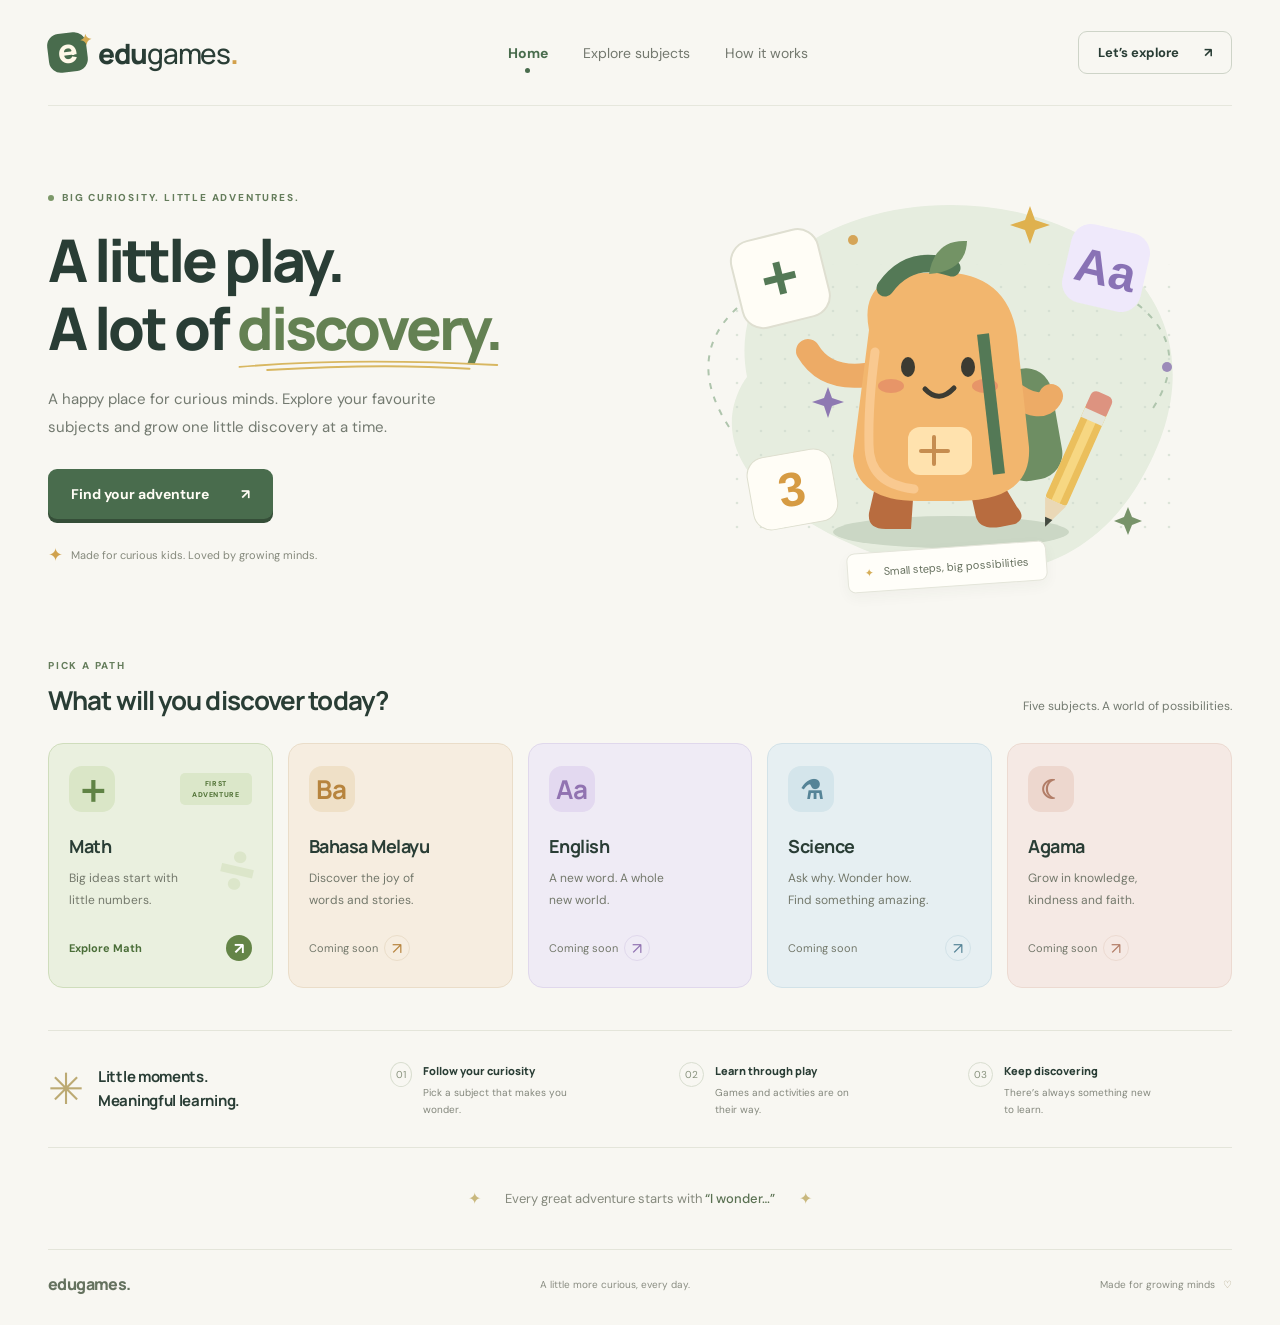
<file: index.html>
<!doctype html>
<html lang="en">
<head>
  <meta charset="UTF-8">
  <meta name="viewport" content="width=device-width, initial-scale=1">
  <meta name="theme-color" content="#f8f7f2">
  <meta name="description" content="A little play. A lot of discovery. Explore Math, Bahasa Melayu, English, Science and Agama with EduGames.">
  <title>EduGames — Little adventures, big discoveries</title>
  <link rel="stylesheet" href="css/index.css">
  <script src="js/index.js" defer></script>
</head>
<body>
  <a class="skip-link" href="#subjects">Skip to subjects</a>
  <header class="header wrap">
    <a href="#" class="brand" aria-label="EduGames home"><span class="brand-icon">e<span>✦</span></span><span>edu<span class="brand-light">games</span><span class="brand-dot">.</span></span></a>
    <nav aria-label="Main navigation"><a class="active" href="#">Home</a><a href="#subjects">Explore subjects</a><a href="#how-it-works">How it works</a></nav>
    <a class="header-cta" href="#subjects">Let’s explore <span aria-hidden="true">↗</span></a>
  </header>
  <main class="wrap">
    <section class="hero" aria-labelledby="hero-heading">
      <div class="hero-copy"><div class="eyebrow"><span></span> BIG CURIOSITY. LITTLE ADVENTURES.</div><h1 id="hero-heading">A little play.<br>A lot of <span class="discover">discovery.<svg viewBox="0 0 420 20" aria-hidden="true"><path d="M4 13 Q180 -2 414 10 M48 18 Q230 7 370 16"/></svg></span></h1><p>A happy place for curious minds. Explore your favourite subjects and grow one little discovery at a time.</p><a class="button primary" href="#subjects">Find your adventure <span aria-hidden="true">↗</span></a><div class="hero-note"><span class="tiny-star">✦</span> Made for curious kids. Loved by growing minds.</div></div>
      <div class="hero-art" role="img" aria-label="A cheerful orange explorer with a backpack surrounded by numbers, stars and a pencil">
        <svg viewBox="0 0 570 430" xmlns="http://www.w3.org/2000/svg">
          <defs><pattern id="dots" width="24" height="24" patternUnits="userSpaceOnUse"><circle cx="3" cy="3" r="1.3" fill="#cdd9cc"/></pattern></defs>
          <path d="M85 213C60 80 224 19 355 48S557 186 477 319 242 419 135 351 85 213 85 213" fill="#e6eddf"/><path d="M65 100h445v265H65z" fill="url(#dots)" opacity=".65"/>
          <path d="M67 263Q14 181 97 127M464 132q73 48 23 118" fill="none" stroke="#afc5ad" stroke-width="2" stroke-dasharray="6 8"/>
          <g transform="translate(74 70) rotate(-14 45 45)"><rect width="89" height="89" rx="21" fill="#fffdf6" stroke="#dfdfd1" stroke-width="2"/><text x="44" y="65" text-anchor="middle" fill="#547956" font-size="64" font-weight="700" font-family="Arial">+</text></g>
          <g transform="translate(404 64) rotate(13 40 40)"><rect width="80" height="80" rx="20" fill="#efe9fb"/><text x="40" y="58" text-anchor="middle" fill="#8972b5" font-size="48" font-weight="700" font-family="Arial">Aa</text></g>
          <ellipse cx="289" cy="368" rx="118" ry="16" fill="#cbd7c5"/>
          <rect x="324" y="211" width="62" height="112" rx="26" fill="#6e8e63" transform="rotate(-10 324 211)"/><path d="M216 310l-9 39q-2 17 19 16h23l4-59m51 2 10 45q4 13 24 10l15-3q12-6 2-17l-24-40" fill="#b86c3f"/>
          <path d="M204 211q-41 5-58-24" fill="none" stroke="#edab66" stroke-width="24" stroke-linecap="round"/><path d="M346 226q34 25 43 6" fill="none" stroke="#edab66" stroke-width="24" stroke-linecap="round"/>
          <path d="M207 166Q196 110 263 109q82-8 92 63l12 111q3 53-70 54h-41q-62 0-65-45z" fill="#f2b66e"/><path d="M213 188q-7 53-6 93 0 39 45 44" fill="none" stroke="#f9c990" stroke-width="9" stroke-linecap="round"/>
          <path d="M223 124q25-35 67-20" fill="none" stroke="#547956" stroke-width="17" stroke-linecap="round"/><path d="M267 110q6-35 38-33-1 30-38 33" fill="#739365"/>
          <ellipse cx="246" cy="203" rx="7" ry="10" fill="#3c3b32"/><ellipse cx="306" cy="203" rx="7" ry="10" fill="#3c3b32"/><path d="M263 225q14 15 29-1" fill="none" stroke="#3c3b32" stroke-width="5" stroke-linecap="round"/><ellipse cx="229" cy="222" rx="13" ry="7" fill="#e79568"/><ellipse cx="323" cy="222" rx="13" ry="7" fill="#e79568"/>
          <path d="M321 170l16 140" stroke="#547956" stroke-width="12"/><rect x="246" y="263" width="64" height="48" rx="12" fill="#ffe2ae"/><path d="M272 273v27m-13-13h27" stroke="#c68d50" stroke-width="4" stroke-linecap="round"/>
          <g transform="translate(425 239) rotate(24)"><rect width="23" height="103" rx="3" fill="#ebbf5c"/><path d="M7 0h9v103H7z" fill="#f7d782"/><path d="M0 103l12 27 11-27" fill="#ead8b6"/><path d="M8 121l4 9 4-9" fill="#424a40"/><rect y="-15" width="23" height="23" rx="6" fill="#dd9380"/><path d="M0 5h23v10H0z" fill="#e4e7dc"/></g>
          <g transform="translate(88 289) rotate(-10 42 37)"><rect width="85" height="73" rx="18" fill="#fffdf6" stroke="#dedfcf"/><text x="42" y="53" text-anchor="middle" fill="#d69b43" font-size="48" font-weight="700" font-family="Arial">3</text></g>
          <path d="m368 42 5 14 15 5-15 5-5 14-5-14-15-5 15-5z" fill="#dfb14e"/><path d="m166 223 4 11 12 4-12 4-4 12-4-12-12-4 12-4z" fill="#8e79b2"/><path d="m466 343 4 10 10 4-10 4-4 10-4-10-10-4 10-4z" fill="#78936a"/>
          <circle cx="191" cy="76" r="5" fill="#d5a558"/><circle cx="505" cy="203" r="5" fill="#9c8bb9"/>
        </svg>
        <div class="art-label"><span>✦</span> Small steps, big possibilities</div>
      </div>
    </section>
    <section class="subjects" id="subjects" aria-labelledby="subjects-heading">
      <div class="section-heading"><div><div class="eyebrow">PICK A PATH</div><h2 id="subjects-heading">What will you discover today?</h2></div><p>Five subjects. A world of possibilities.</p></div>
      <div class="subject-grid">
        <a class="subject math" href="mathematics.html"><span class="card-top"><span class="subject-icon" aria-hidden="true">＋</span><span class="badge">FIRST ADVENTURE</span></span><h3>Math</h3><span class="subject-description">Big ideas start with<br>little numbers.</span><span class="card-bottom"><span>Explore Math</span><span class="round-arrow" aria-hidden="true">↗</span></span><span class="card-doodle" aria-hidden="true">÷</span></a>
        <button class="subject malay" data-subject="malay"><span class="card-top"><span class="subject-icon" aria-hidden="true">Ba</span></span><h3>Bahasa Melayu</h3><span class="subject-description">Discover the joy of<br>words and stories.</span><span class="card-bottom"><span>Coming soon</span><span class="round-arrow" aria-hidden="true">↗</span></span></button>
        <button class="subject english" data-subject="english"><span class="card-top"><span class="subject-icon" aria-hidden="true">Aa</span></span><h3>English</h3><span class="subject-description">A new word. A whole<br>new world.</span><span class="card-bottom"><span>Coming soon</span><span class="round-arrow" aria-hidden="true">↗</span></span></button>
        <a class="subject science" href="science.html"><span class="card-top"><span class="subject-icon" aria-hidden="true">⚗</span></span><h3>Science</h3><span class="subject-description">Ask why. Wonder how.<br>Find something amazing.</span><span class="card-bottom"><span>Coming soon</span><span class="round-arrow" aria-hidden="true">↗</span></span></a>
        <button class="subject agama" data-subject="agama"><span class="card-top"><span class="subject-icon" aria-hidden="true">☾</span></span><h3>Agama</h3><span class="subject-description">Grow in knowledge,<br>kindness and faith.</span><span class="card-bottom"><span>Coming soon</span><span class="round-arrow" aria-hidden="true">↗</span></span></button>
      </div>
    </section>
    <section class="learning-strip" id="how-it-works" aria-labelledby="how-heading"><div class="strip-intro"><span class="spark" aria-hidden="true">✳</span><h2 id="how-heading">Little moments.<br>Meaningful learning.</h2></div><div class="step"><span>01</span><div><h3>Follow your curiosity</h3><p>Pick a subject that makes you wonder.</p></div></div><div class="step"><span>02</span><div><h3>Learn through play</h3><p>Games and activities are on their way.</p></div></div><div class="step"><span>03</span><div><h3>Keep discovering</h3><p>There’s always something new to learn.</p></div></div></section>
    <section class="closing"><span aria-hidden="true">✦</span><p>Every great adventure starts with <strong>“I wonder…”</strong></p><span aria-hidden="true">✦</span></section>
  </main>
  <footer class="wrap footer"><a href="#" class="footer-brand">edugames.</a><p>A little more curious, every day.</p><span>Made for growing minds <span aria-hidden="true">♡</span></span></footer>
  <p id="subject-load-status" class="wrap" role="status" hidden></p>
  <dialog id="subject-dialog" aria-labelledby="dialog-title"><button class="close-dialog" aria-label="Close subject details">×</button><span class="dialog-icon" aria-hidden="true">＋</span><p class="eyebrow" id="dialog-status"></p><h2 id="dialog-title"></h2><p id="dialog-description"></p><h3>What’s coming</h3><ul id="dialog-topics"></ul><p class="dialog-note">We’re building this adventure. Check back for playable games!</p><button class="button primary close-action">Keep exploring <span aria-hidden="true">↗</span></button></dialog>
</body>
</html>
</file>
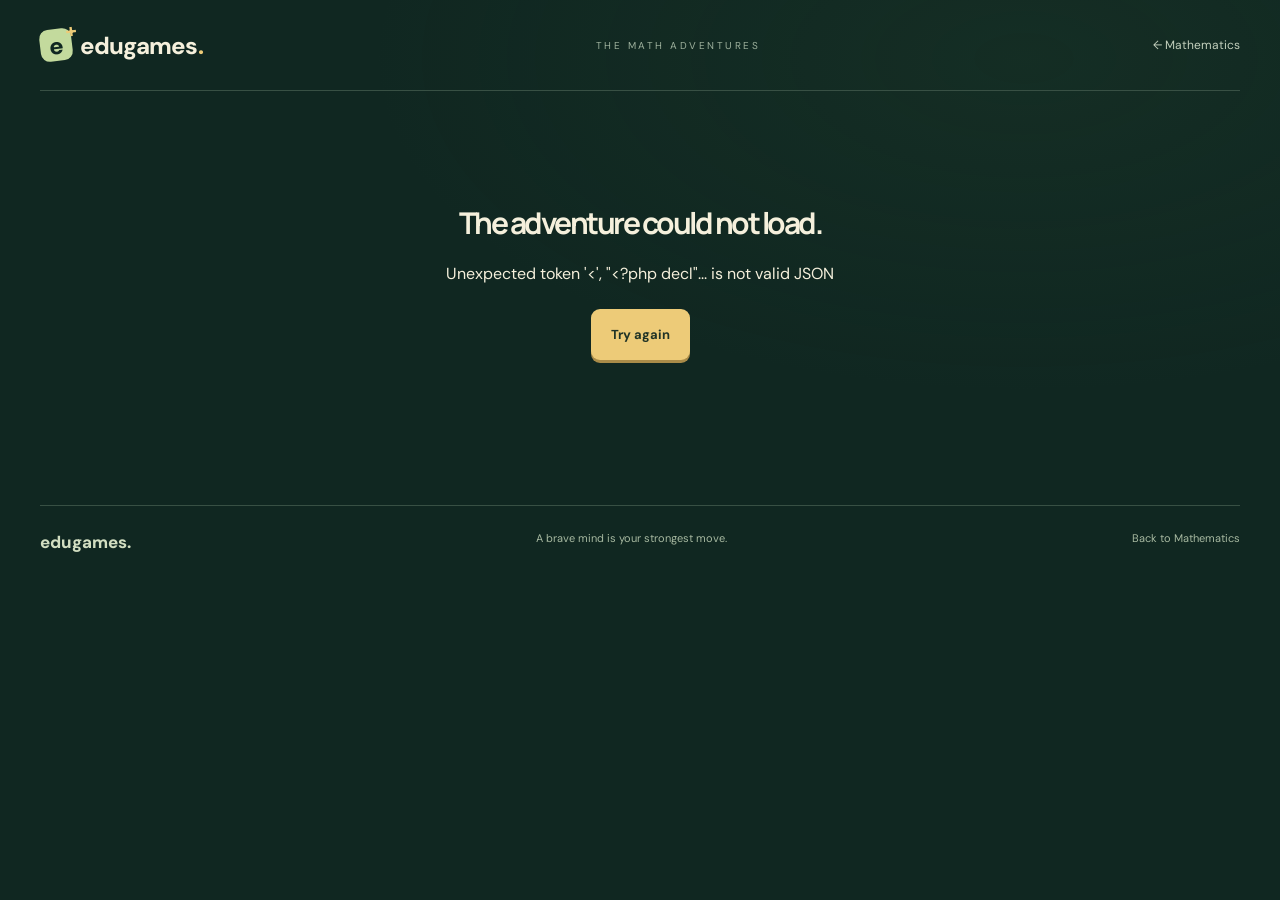
<file: educational-games/index.html>
<!doctype html>
<html lang="en">
<head>
  <meta charset="UTF-8">
  <meta name="viewport" content="width=device-width, initial-scale=1">
  <meta name="theme-color" content="#132b26">
  <meta name="description" content="Choose an animal warrior and solve Math problems to attack and automatically unleash skills across five stages.">
  <title>Wildwood Warriors | EduGames</title>
  <link rel="stylesheet" href="css/game.css?v=8f8f966368cd">
  <script src="js/engine.js?v=5a7623dabce2" defer></script>
  <script type="module" src="js/game.js?v=7cff5b0f1ca0"></script>
</head>
<body>
  <a class="skip" href="#main">Skip to game</a>
  <header class="topbar"><a class="logo" href="../index.html"><span class="logo-mark">e<span>+</span></span>edugames<span class="gold">.</span></a><span class="game-label">THE MATH ADVENTURES</span><a class="back-link" href="../mathematics.html">&larr; Mathematics</a></header>
  <main id="main">
    <div id="loading" class="loading" role="status">Gathering your warriors...</div>
    <div id="load-error" class="loading" hidden><h1>The adventure could not load.</h1><p>Check your connection and try again.</p><button id="reload" class="primary">Try again</button></div>
    <noscript><p class="loading">Enable JavaScript to play Wildwood Warriors.</p></noscript>
    <section id="selection" hidden aria-labelledby="selection-title">
      <div class="intro"><div><p class="eyebrow">A LITTLE COURAGE. A LITTLE MATH.</p><h1 id="selection-title">Small heroes.<br><span>Wild adventures.</span></h1><p class="intro-description">The Wildwood needs a champion. Choose your animal warrior and let your number skills lead the way.</p><div class="intro-tags"><span>10 warriors</span><span>5 stages</span><span>3D battles</span><span>No timer</span></div></div><div class="hero-emblem" aria-hidden="true"><span class="orbit one">+</span><span class="orbit two">&times;</span><span class="orbit three">7</span><div class="shield-emblem"><span>&#x2694;</span><strong>WILDWOOD</strong><small>WARRIORS</small></div><div class="emblem-caption">KNOWLEDGE IS YOUR SUPERPOWER</div></div></div>
      <div class="selection-heading"><div><p class="eyebrow">YOUR ADVENTURE STARTS HERE</p><h2>Choose your champion</h2></div><button id="open-help" class="text-button">How to play <span aria-hidden="true">?</span></button></div>
      <div class="selection-layout"><div id="warrior-grid" class="warrior-grid" role="group" aria-label="Choose one of ten warriors"></div><aside class="champion-panel" aria-labelledby="chosen-name"><div id="chosen-portrait" class="chosen-portrait"></div><p id="chosen-animal" class="eyebrow"></p><h2 id="chosen-name"></h2><p id="chosen-title" class="muted"></p><div class="stat-row"><span><small>HEALTH</small><strong id="chosen-hp"></strong></span><span><small>ATTACK</small><strong id="chosen-attack"></strong></span></div><div class="skill-preview"><span class="eyebrow">UNIQUE SKILL</span><h3 id="chosen-skill"></h3><p id="chosen-description"></p></div><button id="start" class="primary">Begin adventure <span aria-hidden="true">&rarr;</span></button><p class="session-note">Progress lasts for this visit. Refreshing starts a new adventure.</p></aside></div>
      <section class="journey" aria-labelledby="journey-title"><div class="selection-heading"><div><p class="eyebrow">ONE STEP AT A TIME</p><h2 id="journey-title">Your path to the crown</h2></div><span class="muted">Ages 7&ndash;9 &middot; Learn at your own pace</span></div><ol id="journey-list" class="journey-list"></ol></section>
    </section>
    <section id="battle" hidden aria-labelledby="battle-title">
      <div class="battle-heading"><div><p class="eyebrow" id="stage-label"></p><h1 id="battle-title" tabindex="-1"></h1><p id="stage-topic" class="muted"></p></div><button id="change-warrior" class="secondary">Change warrior</button></div>
      <ol id="stage-track" class="stage-track" aria-label="Stage progress"></ol>
      <div class="arena arena-3d" id="arena">
        <div class="arena-hud">
          <div class="combatant player"><div class="health-label"><strong id="player-name"></strong><span id="player-hp"></span></div><progress id="player-health" aria-label="Your health"></progress><span class="fighter-label">YOUR CHAMPION</span></div>
          <div class="combatant enemy"><div class="health-label"><strong id="enemy-name"></strong><span id="enemy-hp"></span></div><progress id="enemy-health" aria-label="Guardian health"></progress><span class="fighter-label" id="enemy-label">WOODLAND GUARDIAN</span></div>
        </div>
        <div id="scene-view" class="arena-viewport"></div>
        <div class="scene-tools"><span class="scene-badge">3D ARENA <span aria-hidden="true">&middot;</span> Drag to rotate</span><div class="camera-controls" role="group" aria-label="3D camera"><button id="camera-left" type="button" aria-label="Rotate camera left">&#x21B6;</button><button id="camera-reset" type="button">Reset view</button><button id="camera-right" type="button" aria-label="Rotate camera right">&#x21B7;</button></div></div>
        <div id="render-error" class="render-error" role="alert" hidden><h2>3D graphics unavailable</h2><p id="render-error-message"></p><button type="button" id="reload-3d" class="primary">Reload game</button></div>
      </div>
      <div class="battle-stats"><span id="energy"></span><span id="score"></span></div>
      <div class="turn-panel" id="turn-panel">
        <div id="combat-status" hidden role="status" aria-live="polite" tabindex="-1"><span class="combat-status-mark" aria-hidden="true">&#x2694;</span><h2 id="combat-narration"></h2><p>Watch your move play out...</p></div>
        <form id="question-form" hidden><p class="eyebrow" id="move-label"></p><label for="answer" id="question-expression"></label><div class="answer-row"><input id="answer" name="answer" type="text" inputmode="numeric" pattern="[0-9]{1,3}" maxlength="3" autocomplete="off" required aria-describedby="answer-hint"><button type="submit" class="primary">Answer &rarr;</button></div><p id="answer-hint">Take your time. Enter a whole number from 0 to 100.</p></form>
        <div id="feedback" hidden role="status" aria-live="polite"><h2 id="feedback-title"></h2><p id="feedback-math"></p><p id="feedback-action"></p><p class="turn-hint">The next question appears automatically.</p></div>
        <div id="result" hidden><div class="result-icon" aria-hidden="true" id="result-icon"></div><h2 id="result-title" tabindex="-1"></h2><p id="result-description"></p><button id="result-action" class="primary"></button><button id="result-roster" class="text-button">Choose another warrior</button></div>
      </div>
    </section>
  </main>
  <footer><span>edugames.</span><p>A brave mind is your strongest move.</p><a href="../mathematics.html">Back to Mathematics</a></footer>
  <dialog id="help" aria-labelledby="help-title"><button class="dialog-close" data-close="help" aria-label="Close instructions">&times;</button><p class="eyebrow">HOW TO PLAY</p><h2 id="help-title">Your mind is your superpower.</h2><ol><li>Choose a warrior. Each has different health, attack and a unique skill.</li><li>Questions appear automatically. Answer correctly to attack.</li><li>Three correct regular answers fill your charge. Your skill activates automatically for the next three questions. Correct answers use the skill; wrong answers still use one of those three questions.</li><li>After your move, the guardian hits back unless you defeated it. A wrong answer skips your move and shows an explanation.</li><li>Clear all five stages to earn the crown. Health refills and skill charge starts at zero at each new stage. You can retry a lost stage.</li></ol><p>No timer. No rush. Every question is a chance to learn.</p><button class="primary" data-close="help">Got it!</button></dialog>
  <dialog id="leave" aria-labelledby="leave-title"><h2 id="leave-title">Choose a new warrior?</h2><p>This will restart your five-stage adventure.</p><div class="dialog-actions"><button class="secondary" data-close="leave">Keep playing</button><button class="primary" id="confirm-leave">Choose warrior</button></div></dialog>
</body>
</html>
</file>
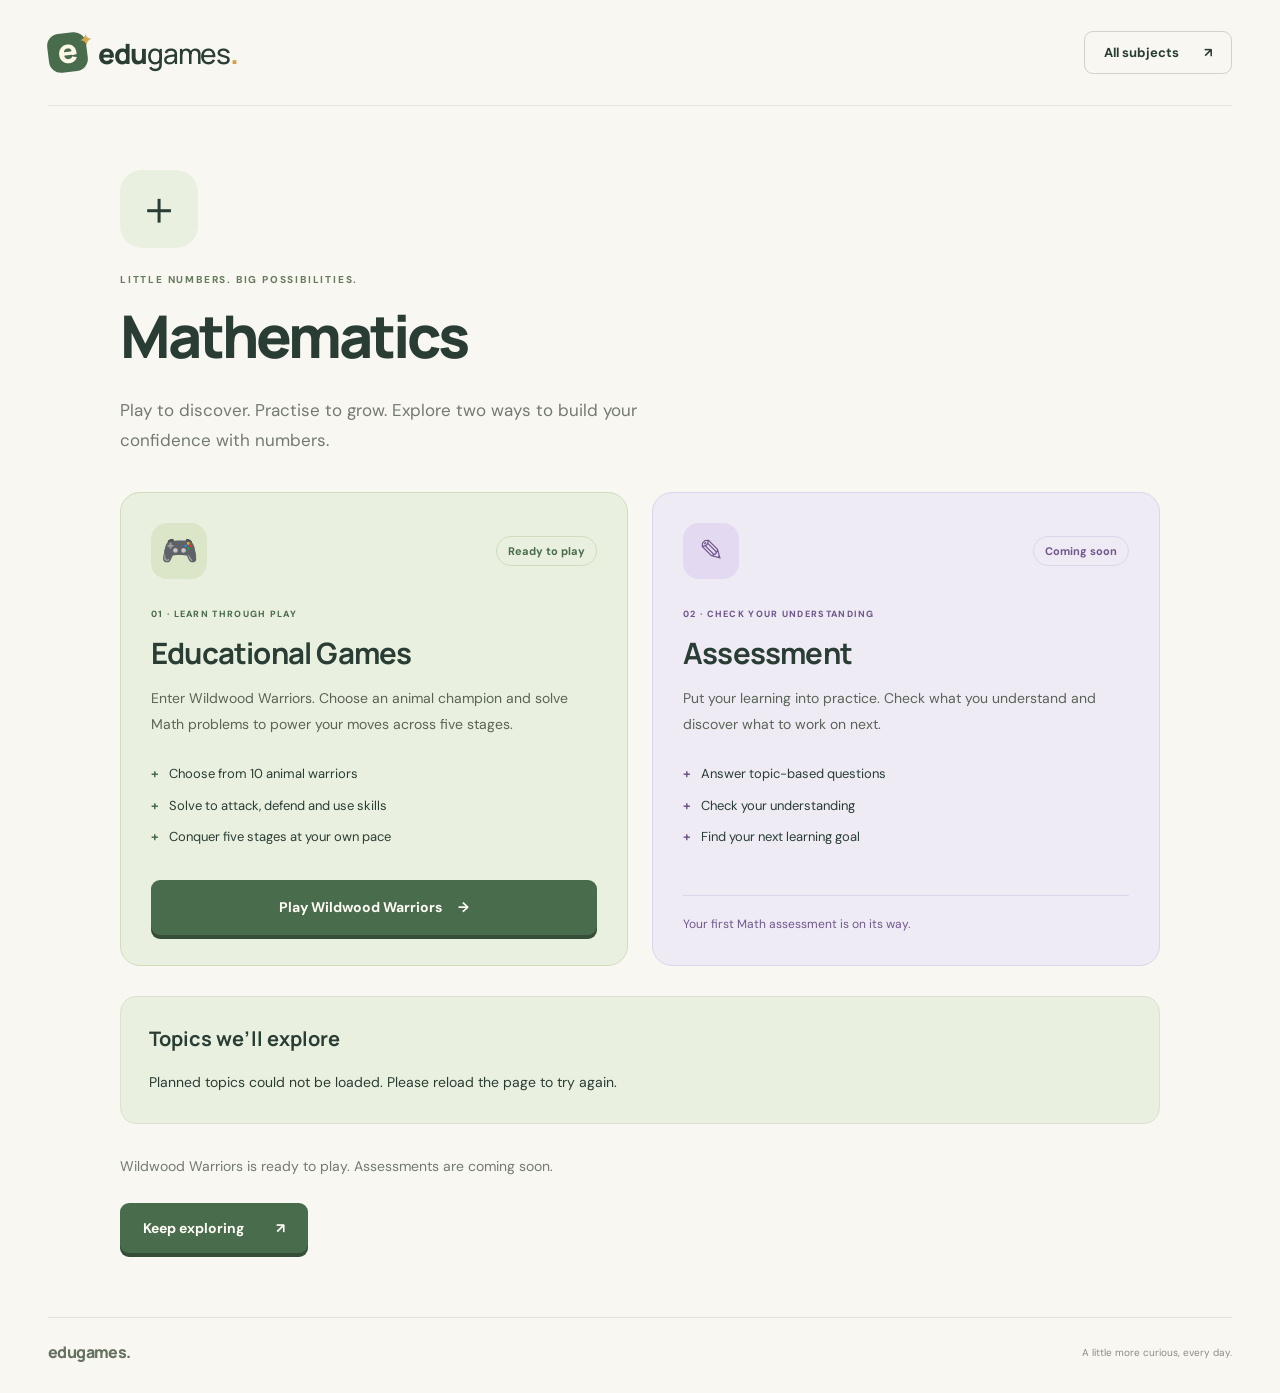
<file: mathematics.html>
<!doctype html>
<html lang="en">
<head>
  <meta charset="UTF-8">
  <meta name="viewport" content="width=device-width, initial-scale=1">
  <meta name="theme-color" content="#f8f7f2">
  <meta name="description" content="Explore Mathematics through educational games and assessments.">
  <title>Mathematics &mdash; EduGames</title>
  <link rel="stylesheet" href="css/index.css">
  <link rel="stylesheet" href="css/mathematics.css">
  <script src="js/mathematics.js" defer></script>
</head>
<body>
  <a class="skip-link" href="#main">Skip to content</a>
  <header class="header wrap">
    <a class="brand" href="index.html" aria-label="EduGames home"><span class="brand-icon">e<span>&#x2726;</span></span><span>edu<span class="brand-light">games</span><span class="brand-dot">.</span></span></a>
    <a class="header-cta" href="index.html#subjects">All subjects <span aria-hidden="true">&#x2197;</span></a>
  </header>
  <main class="wrap subject-page" id="main">
    <section class="subject-intro" aria-labelledby="page-title">
      <span class="page-icon" aria-hidden="true">&#xff0b;</span>
      <p class="eyebrow">LITTLE NUMBERS. BIG POSSIBILITIES.</p>
      <h1 id="page-title">Mathematics</h1>
      <p class="page-description">Play to discover. Practise to grow. Explore two ways to build your confidence with numbers.</p>
      <div class="math-sections">
        <section class="math-section games-section" aria-labelledby="games-heading">
          <div class="section-top"><span class="section-icon" aria-hidden="true">&#x1F3AE;</span><span class="section-status">Ready to play</span></div>
          <p class="eyebrow">01 &middot; LEARN THROUGH PLAY</p>
          <h2 id="games-heading">Educational Games</h2>
          <p>Enter Wildwood Warriors. Choose an animal champion and solve Math problems to power your moves across five stages.</p>
          <ul class="section-features"><li>Choose from 10 animal warriors</li><li>Solve to attack, defend and use skills</li><li>Conquer five stages at your own pace</li></ul>
          <a class="button primary" href="educational-games/index.html">Play Wildwood Warriors <span aria-hidden="true">&rarr;</span></a>
        </section>
        <section class="math-section assessment-section" aria-labelledby="assessment-heading">
          <div class="section-top"><span class="section-icon" aria-hidden="true">&#x270E;</span><span class="section-status">Coming soon</span></div>
          <p class="eyebrow">02 &middot; CHECK YOUR UNDERSTANDING</p>
          <h2 id="assessment-heading">Assessment</h2>
          <p>Put your learning into practice. Check what you understand and discover what to work on next.</p>
          <ul class="section-features"><li>Answer topic-based questions</li><li>Check your understanding</li><li>Find your next learning goal</li></ul>
          <p class="section-note">Your first Math assessment is on its way.</p>
        </section>
      </div>
      <div class="topics-panel"><h2>Topics we&#8217;ll explore</h2><p id="topics-status" role="status">Loading planned topics...</p><ul id="planned-topics"></ul></div>
      <p class="page-note">Wildwood Warriors is ready to play. Assessments are coming soon.</p>
      <a class="button primary" href="index.html#subjects">Keep exploring <span aria-hidden="true">&#x2197;</span></a>
    </section>
  </main>
  <footer class="wrap footer"><a class="footer-brand" href="index.html">edugames.</a><p>A little more curious, every day.</p></footer>
</body>
</html>
</file>
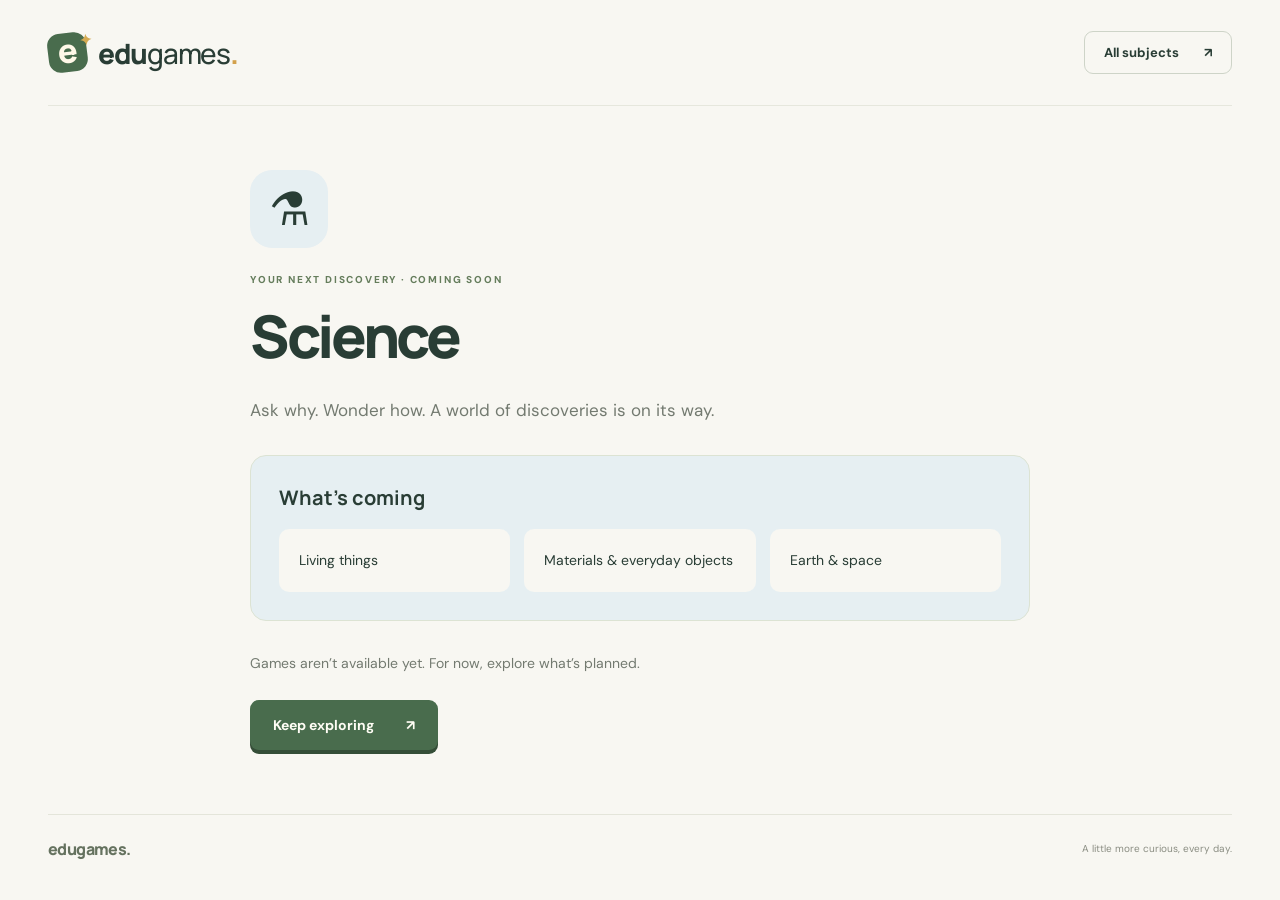
<file: science.html>
<!doctype html>
<html lang="en">
<head>
  <meta charset="UTF-8">
  <meta name="viewport" content="width=device-width, initial-scale=1">
  <meta name="theme-color" content="#f8f7f2">
  <meta name="description" content="Ask why. Wonder how. A world of discoveries is on its way.">
  <title>Science &mdash; EduGames</title>
  <link rel="stylesheet" href="css/index.css">
  <link rel="stylesheet" href="css/science.css">
  <script src="js/science.js" defer></script>
</head>
<body>
  <a class="skip-link" href="#main">Skip to content</a>
  <header class="header wrap">
    <a class="brand" href="index.html" aria-label="EduGames home"><span class="brand-icon">e<span>&#x2726;</span></span><span>edu<span class="brand-light">games</span><span class="brand-dot">.</span></span></a>
    <a class="header-cta" href="index.html#subjects">All subjects <span aria-hidden="true">&#x2197;</span></a>
  </header>
  <main class="wrap subject-page" id="main">
    <section class="subject-intro" aria-labelledby="page-title">
      <span class="page-icon" aria-hidden="true">&#x2697;</span>
      <p class="eyebrow">YOUR NEXT DISCOVERY &middot; COMING SOON</p>
      <h1 id="page-title">Science</h1>
      <p class="page-description">Ask why. Wonder how. A world of discoveries is on its way.</p>
      <div class="topics-panel"><h2>What&#8217;s coming</h2><ul id="planned-topics"><li>Living things</li><li>Materials &amp; everyday objects</li><li>Earth &amp; space</li></ul></div>
      <p class="page-note">Games aren&#8217;t available yet. For now, explore what&#8217;s planned.</p>
      <a class="button primary" href="index.html#subjects">Keep exploring <span aria-hidden="true">&#x2197;</span></a>
    </section>
  </main>
  <footer class="wrap footer"><a class="footer-brand" href="index.html">edugames.</a><p>A little more curious, every day.</p></footer>
</body>
</html>
</file>
<file: css/index.css>
@import url('https://fonts.googleapis.com/css2?family=DM+Sans:wght@400;500;600;700&family=Manrope:wght@400;500;600;700;800&display=swap');
:root{color-scheme:light;--ink:#293d35;--muted:#737a70;--green:#496c4d;--paper:#f8f7f2}*{box-sizing:border-box}html{scroll-behavior:smooth;scroll-padding-top:30px}body{margin:0;background:var(--paper);color:var(--ink);font-family:'DM Sans',sans-serif;-webkit-font-smoothing:antialiased}button,a{-webkit-tap-highlight-color:transparent}a{color:inherit;text-decoration:none}button{font:inherit}button,a{touch-action:manipulation}button:focus-visible,a:focus-visible{outline:3px solid #9269b7;outline-offset:5px}.wrap{width:min(1240px,calc(100% - 96px));margin-inline:auto}.header{height:106px;display:flex;align-items:center;justify-content:space-between;gap:24px;border-bottom:1px solid #e6e7dd}.brand{display:flex;align-items:center;gap:11px;font-family:Manrope,sans-serif;font-size:28px;font-weight:800;letter-spacing:-1.3px}.brand-light{font-weight:500}.brand-dot{color:#d3a14c}.brand-icon{position:relative;background:#496c4d;color:#fff8e8;width:39px;height:39px;border-radius:12px;font-size:33px;line-height:35px;text-align:center;transform:rotate(-7deg)}.brand-icon span{position:absolute;font-size:15px;right:-5px;top:-8px;color:#d4aa52}.header nav{display:flex;align-items:center;gap:35px;font-size:14px;color:#73786e}.header nav a{padding:15px 0}.header nav .active{color:var(--green);position:relative;font-weight:700}.active:after{content:'';position:absolute;bottom:4px;left:calc(50% - 3px);height:5px;width:5px;border-radius:50%;background:var(--green)}.header-cta{display:flex;gap:25px;align-items:center;border:1px solid #ced4c8;padding:12px 19px;border-radius:9px;font-size:13px;font-weight:700}.header-cta:hover{background:#e8eddf}.hero{display:grid;grid-template-columns:1fr 1fr;align-items:center;gap:30px;padding:58px 0 65px}.eyebrow{font-size:10px;font-weight:800;letter-spacing:1.8px;color:#657d5c;display:flex;align-items:center;gap:8px}.eyebrow>span{width:6px;height:6px;border-radius:50%;background:#7c9869}h1,h2,h3,p{margin:0}h1,h2,h3{font-family:Manrope,sans-serif}h1{font-size:clamp(40px,4.6vw,64px);letter-spacing:-3px;line-height:1.15;margin:22px 0 25px;font-weight:800}.discover{color:#648153;position:relative;display:inline-block}.discover svg{position:absolute;width:100%;height:14px;left:0;bottom:-11px;fill:none;stroke:#d8b761;stroke-width:3;stroke-linecap:round}.hero-copy>p{max-width:405px;font-size:15px;line-height:1.85;color:var(--muted)}.button{display:inline-flex;justify-content:center;align-items:center;gap:32px;padding:16px 23px;border:0;border-radius:9px;font-size:14px;font-weight:700;cursor:pointer}.primary{background:var(--green);color:#fffdf5;box-shadow:0 4px 0 #354e38;transition:background .2s,transform .2s}.primary:hover{background:#3c5c40;transform:translateY(-2px)}.hero .button{margin-top:27px}.hero-note{display:flex;align-items:center;gap:8px;margin-top:24px;font-size:11px;color:#85897c}.tiny-star{color:#d0a24e;font-size:18px}.hero-art{position:relative;max-width:570px;width:100%;justify-self:end}.hero-art>svg{display:block;width:100%;overflow:visible}.art-label{position:absolute;bottom:7px;left:50%;transform:translateX(-50%) rotate(-4deg);white-space:nowrap;background:#fffef9;box-shadow:0 5px 14px #3547350b;border:1px solid #e4e5da;padding:12px 17px;border-radius:8px;font-size:11px;color:#67715f}.art-label span{color:#d6ae59;margin-right:7px}.section-heading{display:flex;justify-content:space-between;align-items:end;gap:20px;margin-bottom:25px}.section-heading h2{font-size:26px;letter-spacing:-.9px;margin-top:10px}.section-heading>p{font-size:12px;color:var(--muted);padding-bottom:4px}.subject-grid{display:grid;grid-template-columns:repeat(5,1fr);gap:15px}.subject{position:relative;overflow:hidden;text-align:left;display:flex;flex-direction:column;border:1px solid var(--border);background:var(--bg);border-radius:15px;padding:22px 20px 16px;min-height:245px;color:var(--ink);cursor:pointer;transition:transform .2s,box-shadow .2s}.subject:hover{transform:translateY(-6px);box-shadow:0 12px 22px #293d3510}.math{--bg:#eaf0df;--border:#cfddbc;--accent:#608345;--icon:#dae6c7}.malay{--bg:#f6ede0;--border:#eaddc9;--accent:#b7843e;--icon:#efe0c7}.english{--bg:#efebf5;--border:#e0d8ec;--accent:#9173b1;--icon:#e3d9f0}.science{--bg:#e6eff2;--border:#d2e2e8;--accent:#568497;--icon:#d4e5eb}.agama{--bg:#f5e9e4;--border:#ecdad1;--accent:#b27d67;--icon:#edd7ce}.card-top{display:flex;justify-content:space-between;align-items:center;gap:6px;margin-bottom:22px;min-height:46px}.subject-icon{display:flex;align-items:center;justify-content:center;background:var(--icon);color:var(--accent);width:46px;height:46px;border-radius:13px;font-family:Manrope,sans-serif;font-size:26px;font-weight:700;flex-shrink:0}.math .subject-icon{font-size:39px}.badge{font-size:7px;line-height:1.6;letter-spacing:.6px;font-weight:800;border-radius:5px;background:#dbe7c9;color:#527337;padding:5px;max-width:72px;text-align:center}.subject h3{font-size:18px;letter-spacing:-.5px;margin-bottom:10px;position:relative;z-index:1}.subject-description{font-size:12px;line-height:1.8;color:#73786b}.card-bottom{display:flex;justify-content:space-between;align-items:center;margin-top:24px;font-size:11px;color:#73786b;gap:6px}.math .card-bottom{color:#4b6e39;font-weight:700}.round-arrow{display:grid;place-items:center;border:1px solid var(--border);border-radius:50%;width:26px;height:26px;font-size:16px;color:var(--accent)}.math .round-arrow{background:#648447;color:white;border:0}.card-doodle{position:absolute;right:13px;top:74px;font-size:75px;font-weight:700;transform:rotate(13deg);color:#dce6ca;pointer-events:none}.learning-strip{margin-top:42px;padding:29px 0;border-top:1px solid #e4e5da;border-bottom:1px solid #e4e5da;display:grid;grid-template-columns:1.2fr 1fr 1fr 1fr;gap:25px;align-items:center}.strip-intro{display:flex;align-items:center;gap:14px}.spark{font-size:43px;color:#bcaa73}.strip-intro h2{font-size:15px;line-height:1.6;letter-spacing:-.3px}.step{display:flex;align-items:start;gap:11px}.step>span{font-size:10px;color:#87917c;border:1px solid #d9ded0;border-radius:50%;padding:5px;margin-top:2px}.step h3{font-size:11px;font-weight:800;margin:3px 0 6px}.step p{font-size:10px;line-height:1.7;color:#83877c;max-width:155px}.closing{display:flex;align-items:center;justify-content:center;gap:24px;padding:40px 0;font-size:13px;color:#868a7e}.closing>span{color:#c9b87e;font-size:16px}.closing strong{font-weight:500;color:#5a7152}.footer{display:flex;align-items:center;justify-content:space-between;padding:23px 0 30px;border-top:1px solid #e4e5da;font-size:10px;color:#8a8d82}.footer-brand{font-family:Manrope,sans-serif;font-size:16px;font-weight:800;color:#65725f;letter-spacing:-.6px}.footer>span span{color:#a99d7c;margin-left:5px}.skip-link{position:fixed;top:-80px;left:12px;padding:12px;background:white;z-index:10}.skip-link:focus{top:12px}dialog{border:1px solid #dce3d3;border-radius:22px;background:var(--paper);color:var(--ink);padding:35px;width:min(460px,calc(100% - 32px));max-height:90vh;box-shadow:0 24px 90px #1e352b33}dialog::backdrop{background:#23372d70;backdrop-filter:blur(4px)}.close-dialog{position:absolute;right:15px;top:12px;border:0;background:transparent;font-size:28px;color:#6c7766;cursor:pointer;min-width:40px;min-height:40px}.dialog-icon{display:grid;place-items:center;width:58px;height:58px;background:#e1e9d6;color:#648153;font-size:34px;border-radius:16px;margin-bottom:22px}dialog h2{font-size:30px;margin:10px 0}dialog>p:not(.eyebrow){font-size:14px;line-height:1.8;color:#737a70}dialog h3{font-size:13px;margin-top:24px}dialog ul{padding-left:20px;font-size:14px;line-height:2;color:#5a7052}.dialog-note{padding:14px;background:#eeeede;border-radius:9px;margin-bottom:24px}.close-action{width:100%}@media(min-width:1450px){.hero{padding-top:68px;padding-bottom:75px}}@media(max-width:1100px){.wrap{width:calc(100% - 56px)}.subject{padding:17px 13px}.subject h3{font-size:16px}.badge{font-size:6px}.subject-grid{gap:10px}.header nav{gap:22px}.learning-strip{gap:14px}.hero{gap:10px}.hero-note{font-size:10px}}@media(max-width:800px){.header{height:85px}.header nav{display:none}.hero{padding:42px 0;grid-template-columns:1.1fr 1fr}.hero h1{font-size:43px}.hero-copy>p{font-size:13px}.hero-note{max-width:200px;line-height:1.6}.art-label{font-size:9px;padding:10px}.section-heading{align-items:start;flex-direction:column;gap:12px}.subject-grid{grid-template-columns:repeat(3,1fr);gap:14px}.subject{padding:20px;min-height:240px}.subject h3{font-size:18px}.learning-strip{grid-template-columns:1fr 1fr;gap:25px}.step p{max-width:210px}.badge{font-size:7px}}@media(max-width:540px){.wrap{width:calc(100% - 36px)}.brand{font-size:23px}.brand-icon{width:34px;height:34px;font-size:29px;line-height:31px}.header-cta{font-size:11px;gap:12px;padding:11px}.hero{display:flex;flex-direction:column;padding:35px 0 34px;gap:22px}.hero-copy{width:100%}h1{letter-spacing:-2px}.hero h1{font-size:48px}.hero-copy>p{font-size:14px;max-width:330px}.hero-note{max-width:none;font-size:10px}.hero-art{max-width:350px;align-self:center}.section-heading h2{font-size:24px;max-width:290px}.section-heading>p{font-size:12px}.subject-grid{grid-template-columns:1fr 1fr;gap:12px}.subject{padding:17px 14px;min-height:232px}.subject h3{font-size:16px}.subject-description{font-size:11px}.subject-icon{width:40px;height:40px;font-size:23px}.badge{font-size:6px;max-width:65px}.card-top{gap:5px}.subject:last-child{grid-column:1/-1;min-height:185px}.subject:last-child .card-top{position:absolute;right:20px;top:20px}.subject:last-child h3{margin-top:10px}.subject:last-child .subject-description br{display:none}.learning-strip{margin-top:30px;gap:24px 14px}.strip-intro{grid-column:1/-1}.step:last-child{grid-column:1/-1}.step h3{font-size:11px}.closing{font-size:11px;gap:12px;padding:30px 0}.footer{flex-wrap:wrap;gap:15px}.footer>span{width:100%;text-align:center}.footer p{font-size:10px}}@media(prefers-reduced-motion:reduce){html{scroll-behavior:auto}*,*::before,*::after{transition:none!important;animation:none!important}}
</file>
<file: educational-games/css/game.css>
@import url('https://fonts.googleapis.com/css2?family=DM+Sans:wght@400;500;600;700&family=Manrope:wght@400;500;600;700;800&display=swap');
:root{color-scheme:dark;--bg:#102721;--panel:#1c362d;--edge:#385044;--text:#f5f0dc;--muted:#adbdb0;--gold:#edcb78;--green:#c3da9d;font-family:'DM Sans',sans-serif;color:var(--text);background:var(--bg)}
*{box-sizing:border-box}body{margin:0;background:radial-gradient(ellipse at 80% 10%,#294b322e,transparent 45%),var(--bg)}[hidden]{display:none!important}button,a,input{-webkit-tap-highlight-color:transparent}button,a{touch-action:manipulation}button,input{font:inherit}button{cursor:pointer}a{color:inherit;text-decoration:none}h1,h2,h3,p{margin:0}h1,h2,h3{font-family:Manrope,sans-serif}button:focus-visible,a:focus-visible,input:focus-visible{outline:3px solid var(--gold);outline-offset:5px}button:disabled{cursor:not-allowed;opacity:.45}main,.topbar,footer{width:min(1240px,calc(100% - 80px));margin:auto}.topbar{min-height:91px;border-bottom:1px solid var(--edge);display:flex;align-items:center;justify-content:space-between;gap:18px}.logo{display:flex;align-items:center;gap:8px;font-size:24px;font-weight:800;letter-spacing:-1px}.logo .gold{margin-left:-7px}.gold{color:var(--gold)}.logo-mark{display:inline-grid;place-items:center;background:var(--green);color:var(--bg);border-radius:9px;width:32px;height:32px;position:relative;transform:rotate(-7deg)}.logo-mark span{position:absolute;right:-6px;top:-10px;color:var(--gold);font-size:20px}.game-label{font-size:10px;letter-spacing:2.5px;color:#9eb19d}.back-link{font-size:12px;color:#c2cfbc;padding:12px 0}.back-link:hover{color:var(--gold)}.intro{display:grid;grid-template-columns:1.2fr 1fr;align-items:center;padding:57px 0 47px;gap:30px}.eyebrow{font-size:10px;letter-spacing:2px;font-weight:700;color:var(--green);line-height:1.7}h1{font-size:clamp(36px,4.6vw,62px);line-height:1.13;letter-spacing:-2.5px;margin:15px 0 20px}h1 span{color:var(--gold)}.intro-description{max-width:450px;color:var(--muted);font-size:15px;line-height:1.85}.intro-tags{display:flex;gap:9px;margin-top:23px;flex-wrap:wrap}.intro-tags span{font-size:11px;padding:7px 11px;border:1px solid #42523e;border-radius:20px;color:#ccdbc0}.hero-emblem{min-height:280px;position:relative;display:flex;align-items:center;justify-content:center;flex-direction:column;background:radial-gradient(ellipse,#94aa5020,transparent 65%)}.shield-emblem{width:210px;height:235px;clip-path:polygon(50% 0,94% 15%,90% 73%,50% 100%,10% 73%,6% 15%);background:linear-gradient(140deg,#ead18d,#bf9b50);color:#17392a;text-align:center;display:flex;flex-direction:column;align-items:center;justify-content:center;filter:drop-shadow(0 10px 10px #0003);transform:rotate(5deg)}.shield-emblem>span{font-size:85px;line-height:1;margin-bottom:10px}.shield-emblem strong{font-family:Manrope,sans-serif;font-size:23px;font-weight:800;letter-spacing:1px}.shield-emblem small{font-size:13px;letter-spacing:5px;margin:6px 0 20px}.emblem-caption{font-size:8px;letter-spacing:3px;color:#b8c99a;margin-top:20px}.orbit{position:absolute;font-size:40px;color:#9cae6d;transform:rotate(-15deg)}.orbit.one{left:12%;top:16%}.orbit.two{right:8%;top:35%;color:#dcc27d}.orbit.three{left:16%;bottom:10%;font-size:26px;color:#92b8a1}.selection-heading{display:flex;align-items:end;justify-content:space-between;gap:20px;margin:0 0 24px}.selection-heading h2{font-size:26px;letter-spacing:-.8px;margin-top:7px}.text-button{border:0;background:transparent;color:var(--green);font-size:12px;padding:12px 4px;text-decoration:underline;text-underline-offset:5px}.text-button:hover{color:var(--gold)}.text-button span{display:inline-grid;place-items:center;width:19px;height:19px;border:1px solid var(--edge);border-radius:50%;margin-left:7px}.selection-layout{display:grid;grid-template-columns:minmax(0,1fr) 285px;gap:24px}.warrior-grid{display:grid;grid-template-columns:repeat(5,minmax(0,1fr));gap:13px;align-content:start}.warrior-card{position:relative;display:flex;flex-direction:column;align-items:center;min-width:0;border:1px solid #3a5041;border-radius:14px;background:linear-gradient(145deg,#253d30,#1c3228);padding:9px 8px 15px;color:var(--text);transition:transform .2s,border-color .2s}.warrior-card:hover{transform:translateY(-4px);border-color:#b7c48c}.warrior-card[aria-pressed=true]{border:2px solid var(--gold);padding:8px 7px 14px;background:linear-gradient(145deg,#455136,#273d2c);box-shadow:0 0 0 3px #edcb7810}.card-art{display:block;width:100%;max-width:155px;background:radial-gradient(ellipse,var(--warrior-color),transparent 65%);background-blend-mode:soft-light;border-radius:12px}.card-art svg{display:block;width:100%;height:auto}.warrior-card>strong{font-size:15px;letter-spacing:.2px}.warrior-card>span:not(.card-art):not(.chosen-check){font-size:10px;color:#b7c5b3;margin-top:5px}.chosen-check{display:none;position:absolute;right:7px;top:7px;background:var(--gold);color:#163526;border-radius:50%;width:19px;height:19px;font-size:12px;font-weight:800;place-items:center}.warrior-card[aria-pressed=true] .chosen-check{display:grid}.champion-panel{background:linear-gradient(145deg,#2b4533,#1b342b);border:1px solid #516143;border-radius:16px;padding:23px;text-align:center}.chosen-portrait{width:160px;margin:-8px auto 4px;background:radial-gradient(ellipse,var(--warrior-color),transparent 65%)}.chosen-portrait svg{display:block;width:100%}.champion-panel h2{font-size:29px;margin:4px 0}.muted{font-size:12px;color:var(--muted);line-height:1.7}.champion-panel .eyebrow{font-size:9px;letter-spacing:1.4px}.stat-row{display:grid;grid-template-columns:1fr 1fr;margin:19px 0;padding:16px 0;border-top:1px solid var(--edge);border-bottom:1px solid var(--edge)}.stat-row span{display:flex;flex-direction:column;gap:6px}.stat-row span+span{border-left:1px solid var(--edge)}.stat-row small{font-size:9px;letter-spacing:1.7px;color:var(--muted)}.stat-row strong{font-size:23px;color:var(--gold)}.skill-preview{text-align:left;margin-bottom:22px}.skill-preview h3{font-size:16px;margin:5px 0 8px}.skill-preview p{font-size:12px;line-height:1.7;color:var(--muted)}.primary,.secondary{border:0;border-radius:9px;padding:14px 20px;min-height:46px;font-size:13px;font-weight:700;transition:background .2s,transform .2s}.primary{background:var(--gold);color:#203326;box-shadow:0 3px 0 #a98b48}.primary:hover{background:#f5d991}.secondary{background:#284135;border:1px solid #566648;color:#e5ecd5}.secondary:hover{background:#3d523a}.champion-panel .primary{width:100%;display:flex;justify-content:space-between;gap:12px}.session-note{font-size:10px;line-height:1.7;color:#aabca1;margin-top:15px}.journey{margin-top:50px;padding-top:30px;border-top:1px solid var(--edge)}.journey-list{display:grid;grid-template-columns:repeat(5,minmax(0,1fr));list-style:none;padding:0;gap:15px}.journey-list li{border:1px solid var(--edge);border-radius:12px;padding:20px 16px;background:#1b3429}.journey-icon{display:block;font-size:28px;margin-bottom:15px}.journey-list small{font-size:8px;letter-spacing:1.5px;color:var(--gold)}.journey-list h3{font-size:14px;margin:7px 0}.journey-list p{font-size:11px;line-height:1.7;color:var(--muted)}footer{margin-top:45px;padding:25px 0 30px;border-top:1px solid var(--edge);display:flex;justify-content:space-between;gap:15px;font-size:11px;color:#a7b9a1}footer>span{font-size:17px;font-weight:800;color:#d2dec1}footer a:hover{color:var(--gold)}.loading{padding:100px 20px;text-align:center;line-height:1.8}.loading h1{font-size:30px}.loading .primary{margin-top:20px}.battle-heading{display:flex;align-items:center;justify-content:space-between;gap:20px;padding-top:35px}.battle-heading h1{font-size:36px;letter-spacing:-1px;margin:7px 0}.stage-track{display:grid;grid-template-columns:repeat(5,minmax(0,1fr));gap:8px;padding:0;margin:25px 0;list-style:none}.stage-track li{font-size:10px;padding:10px;border:1px solid var(--edge);border-radius:8px;color:#99ae9c;text-align:center;line-height:1.6}.stage-track .current{color:var(--gold);border-color:#b7a265;background:#b7a26512}.stage-track .complete{color:#c6dda5;background:#3d5c34}.arena{position:relative;isolation:isolate;overflow:hidden;display:grid;grid-template-columns:1fr 70px 1fr;gap:15px;min-height:370px;background:radial-gradient(ellipse at 50% 20%,#576347,#233e31 70%);border:1px solid #4c6046;border-radius:19px;padding:28px 38px 22px}.arena:before,.arena:after{content:'';position:absolute;width:160px;height:360px;background:#163629;clip-path:polygon(50% 0,85% 35%,66% 35%,100% 70%,68% 70%,100% 100%,0 100%,32% 70%,0 70%,34% 35%,15% 35%);opacity:.5;z-index:-1;bottom:10px}.arena:before{left:-30px}.arena:after{right:-30px;transform:scale(1.3)}.arena-stars{position:absolute;inset:60px 0 auto;text-align:center;letter-spacing:30px;font-size:30px;color:var(--stage-color);opacity:.25;z-index:-1}.arena-ground{position:absolute;bottom:-40px;left:-10%;width:120%;height:115px;background:#1a3528;border-radius:50%;z-index:-1}.combatant{max-width:340px;width:100%;justify-self:center;text-align:center}.health-label{display:flex;align-items:baseline;justify-content:space-between;gap:8px;text-align:left;font-size:12px;margin-bottom:9px}.health-label strong{font-size:14px;max-width:65%}.health-label span{font-size:10px;color:#dce5cc;white-space:nowrap}progress{appearance:none;border:none;width:100%;height:10px;border-radius:10px;overflow:hidden;background:#122c23}progress::-webkit-progress-bar{background:#122c23;border-radius:10px}progress::-webkit-progress-value{background:#bfd994;border-radius:10px;transition:width .3s}progress::-moz-progress-bar{background:#bfd994;border-radius:10px}.enemy progress::-webkit-progress-value{background:var(--stage-color)}.enemy progress::-moz-progress-bar{background:var(--stage-color)}.fighter-art{max-width:230px;margin:10px auto 0}.fighter-art svg{display:block;width:100%}.fighter-label{font-size:8px;letter-spacing:2px;color:#c3d2b3}.versus{align-self:center;justify-self:center;font-family:Manrope,sans-serif;color:#e5cb7d;font-size:24px;font-weight:800;font-style:italic;opacity:.8}.battle-stats{display:flex;justify-content:space-between;gap:10px;margin:14px 4px 22px;font-size:12px;color:#c9d7b9}.turn-panel{border:1px solid var(--edge);border-radius:16px;background:#1b342b;padding:28px;margin-bottom:20px;min-height:245px}.turn-heading{display:flex;align-items:baseline;justify-content:space-between;gap:15px;margin-bottom:22px}.turn-heading h2{font-size:22px;letter-spacing:-.5px}.turn-heading p{font-size:12px;color:var(--muted)}.action-grid{display:grid;grid-template-columns:repeat(3,minmax(0,1fr));gap:15px}.action-grid button{display:grid;grid-template-columns:40px 1fr;align-items:center;text-align:left;gap:5px 12px;background:#294334;border:1px solid #546747;border-radius:12px;padding:18px;color:var(--text)}.action-grid button:hover:not(:disabled){background:#3a5038;border-color:var(--gold)}.action-grid button>span{grid-row:span 2;font-size:30px;color:var(--gold);text-align:center}.action-grid strong{font-size:16px}.action-grid small{font-size:11px;line-height:1.6;color:#c4d2b6}.turn-hint{font-size:11px;line-height:1.8;color:var(--muted);margin-top:17px}#question-form{text-align:center}#question-expression{display:block;font-family:Manrope,sans-serif;font-weight:800;font-size:44px;letter-spacing:1px;margin:15px 0 22px}.answer-row{display:flex;justify-content:center;gap:12px}.answer-row input{width:145px;min-width:0;background:#102b20;border:2px solid #71905d;border-radius:9px;text-align:center;font-size:25px;padding:10px;color:var(--text)}#answer-hint{font-size:12px;line-height:1.8;margin-top:19px;color:var(--muted)}#feedback,#result{text-align:center}#feedback h2,#result h2{font-size:26px;margin-bottom:14px}#feedback p,#result p{max-width:690px;margin:10px auto;font-size:14px;line-height:1.85;color:#d0dcc1}#feedback .primary,#result .primary{margin-top:17px}#result .text-button{display:block;margin:15px auto 0}.result-icon{font-size:55px;color:var(--gold);margin-bottom:12px}dialog{background:#1f392d;color:var(--text);border:1px solid #6b784d;border-radius:17px;padding:32px;width:min(540px,calc(100% - 30px));max-height:90vh;box-shadow:0 20px 100px #0006}dialog::backdrop{background:#051d16ba;backdrop-filter:blur(5px)}dialog h2{font-size:25px;margin:10px 0 20px;line-height:1.4}dialog p,dialog li{font-size:14px;line-height:1.9;color:#c6d6b8}dialog ol{padding-left:22px}dialog li{padding-left:5px;margin-bottom:11px}dialog .primary{margin-top:20px}.dialog-close{position:absolute;right:12px;top:12px;min-width:40px;min-height:40px;border:0;background:none;color:#c7d7bc;font-size:28px}.dialog-actions{display:flex;justify-content:end;align-items:end;gap:12px}.skip{position:fixed;top:-80px;background:var(--gold);color:#173529;padding:12px;z-index:10}.skip:focus{top:10px;left:10px}@media(min-width:1500px){.intro{padding-top:70px}.warrior-card{padding-top:14px;padding-bottom:20px}.warrior-card[aria-pressed=true]{padding-top:13px;padding-bottom:19px}}
@media(max-width:1100px){main,.topbar,footer{width:calc(100% - 48px)}.selection-layout{grid-template-columns:minmax(0,1fr) 250px;gap:18px}.warrior-grid{grid-template-columns:repeat(4,minmax(0,1fr));gap:10px}.champion-panel{padding:20px}.intro{grid-template-columns:1.2fr 1fr}.action-grid button{grid-template-columns:30px 1fr;padding:14px;gap:5px 8px}.journey-list{gap:10px}.journey-list li{padding:16px 12px}}
@media(max-width:800px){.game-label{display:none}.intro{padding:38px 0}.intro h1{font-size:45px}.hero-emblem{transform:scale(.85);min-height:230px}.selection-layout{grid-template-columns:minmax(0,1fr) 230px}.warrior-grid{grid-template-columns:repeat(3,minmax(0,1fr))}.selection-heading>.muted{max-width:160px;text-align:right;font-size:10px}.journey-list{grid-template-columns:repeat(3,minmax(0,1fr))}.arena{padding:22px;grid-template-columns:1fr 35px 1fr;min-height:310px}.health-label{flex-direction:column;gap:4px}.health-label strong{max-width:none;font-size:12px}.fighter-art{max-width:190px}.versus{font-size:18px}.action-grid{gap:9px}.action-grid button{grid-template-columns:1fr;text-align:center;padding:14px 10px}.action-grid button>span{grid-row:auto}.action-grid strong{font-size:14px}.turn-heading{flex-direction:column;gap:8px}.stage-track li{font-size:9px;padding:8px 5px}.turn-panel{padding:22px}}
@media(max-width:600px){main,.topbar,footer{width:calc(100% - 32px)}.topbar{min-height:76px}.logo{font-size:21px}.back-link{font-size:11px}.intro{grid-template-columns:1fr;gap:4px;padding:33px 0 27px}.intro h1{font-size:44px;letter-spacing:-2px}.intro-description{font-size:14px}.hero-emblem{display:none}.selection-heading{gap:12px;margin-bottom:18px}.selection-heading h2{font-size:22px}.eyebrow{font-size:8px;letter-spacing:1.5px}.selection-layout{grid-template-columns:1fr}.warrior-grid{grid-template-columns:repeat(5,minmax(0,1fr));gap:7px}.warrior-card{padding:5px 3px 10px;border-radius:10px}.warrior-card[aria-pressed=true]{padding:4px 2px 9px}.warrior-card>strong{font-size:12px}.warrior-card>span:not(.card-art):not(.chosen-check){font-size:8px}.chosen-check{width:15px;height:15px;font-size:10px;right:3px;top:3px}.champion-panel{display:grid;grid-template-columns:105px 1fr;gap:3px 18px;text-align:left;padding:20px}.chosen-portrait{grid-column:1;grid-row:1/5;width:105px;margin:0;align-self:center}.champion-panel>.eyebrow,.champion-panel>h2,.champion-panel>.muted{grid-column:2}.stat-row{grid-column:2;margin:7px 0 0;padding:9px 0;text-align:center}.stat-row strong{font-size:19px}.stat-row small{font-size:8px}.skill-preview{grid-column:1/-1;margin:16px 0 12px}.champion-panel .primary,.session-note{grid-column:1/-1}.session-note{text-align:center;margin-top:10px}.journey{margin-top:30px;padding-top:25px}.journey .selection-heading{flex-direction:column;align-items:start;gap:8px}.selection-heading>.muted{max-width:none;text-align:left}.journey-list{grid-template-columns:1fr 1fr}.journey-list li:last-child{grid-column:1/-1}.journey-list li:last-child .journey-icon{float:right;margin-top:10px;margin-right:10px}.journey-list h3{font-size:13px}.battle-heading{padding-top:25px;align-items:start}.battle-heading h1{font-size:27px}.battle-heading .secondary{padding:10px;font-size:10px;min-height:40px;max-width:95px}.stage-track{gap:5px;margin:19px 0}.stage-track li{font-size:8px;padding:7px 3px}.arena{padding:15px 12px;gap:5px;grid-template-columns:1fr 26px 1fr;min-height:260px;border-radius:13px}.fighter-art{max-width:160px}.fighter-label{font-size:7px;letter-spacing:1px}.health-label strong{font-size:11px;min-height:30px}.health-label span{font-size:9px}.versus{font-size:16px}.arena-stars{letter-spacing:10px}.battle-stats{font-size:10px;line-height:1.8;gap:15px}.turn-panel{padding:20px 13px}.turn-heading h2{font-size:20px}.turn-heading p{font-size:11px}.action-grid{gap:7px}.action-grid button{padding:13px 6px}.action-grid small{font-size:9px;line-height:1.7}.action-grid strong{font-size:12px}.action-grid button>span{font-size:25px}.turn-hint{font-size:10px}.answer-row input{width:110px}.answer-row .primary{padding:13px 16px}#question-expression{font-size:36px}#feedback h2,#result h2{font-size:23px}#feedback p,#result p{font-size:13px}footer{flex-wrap:wrap;font-size:10px;margin-top:30px}footer a{width:100%;text-align:center}dialog{padding:27px 22px}dialog h2{font-size:22px}.dialog-actions{flex-direction:column;align-items:stretch}.dialog-actions .primary{margin-top:0}}
@media(max-width:360px){.warrior-grid{grid-template-columns:repeat(3,minmax(0,1fr))}.action-grid{grid-template-columns:1fr}.action-grid button{grid-template-columns:28px 1fr;text-align:left}.action-grid button>span{grid-row:span 2}.champion-panel{grid-template-columns:85px 1fr;gap:3px 10px}.chosen-portrait{width:85px}.battle-heading h1{font-size:24px}}
@media(prefers-reduced-motion:reduce){*,*::before,*::after{animation:none!important;transition:none!important;scroll-behavior:auto!important}}

.skip { top: 10px; left: 10px; transform: translateY(-200%); }
.skip:focus { transform: translateY(0); }

.animation-settings { display: flex; align-items: center; gap: 16px; padding: 18px 0 0; }
.animation-settings p { font-size: 12px; line-height: 1.7; color: var(--muted); }
#animation-toggle { flex-shrink: 0; }
#animation-toggle[aria-checked="true"] { border-color: #b3c994; }
#animation-toggle strong { color: var(--gold); }
:root[data-battle-motion="off"] .combat-effects { display: none; }
:root[data-battle-motion="off"] .fighter-art.is-defeated { transform: none; }
:root[data-battle-motion="off"] progress { transition: none; }
@media (max-width: 600px) {
  .animation-settings { align-items: flex-start; flex-direction: column; gap: 8px; padding-top: 15px; }
  .animation-settings p { font-size: 11px; }
}

/* Real WebGL arena: health stays in HTML for accessibility. */
.arena.arena-3d { display: block; padding: 0; min-height: 0; isolation: isolate; background: #a6bba7; border-color: #6f8e78; }
.arena-3d::before, .arena-3d::after { display: none; }
.arena-viewport { position: relative; width: 100%; height: 520px; overflow: hidden; }
.arena-viewport canvas { display: block; width: 100%; height: 100%; touch-action: pan-y; cursor: grab; }
.arena-viewport canvas:active { cursor: grabbing; }
.arena-hud { position: absolute; inset: 18px 22px auto; z-index: 3; display: flex; justify-content: space-between; gap: 38px; pointer-events: none; }
.arena-hud .combatant { width: 42%; max-width: 340px; margin: 0; padding: 12px 14px 9px; background: #102c23d9; border: 1px solid #cddab13d; border-radius: 11px; box-shadow: 0 4px 20px #142d2320; }
.arena-hud .health-label { min-height: 20px; margin-bottom: 6px; }
.arena-hud .fighter-label { display: block; margin-top: 5px; }
.scene-tools { position: absolute; bottom: 12px; left: 16px; right: 16px; z-index: 4; display: flex; align-items: center; justify-content: space-between; gap: 10px; }
.scene-badge { background: #17382ac9; color: #f3f2d7; border: 1px solid #e2ead142; padding: 8px 11px; border-radius: 20px; font-size: 10px; letter-spacing: .7px; }
.scene-badge span { margin-inline: 4px; }
.camera-controls { display: flex; gap: 4px; }
.camera-controls button { background: #17382ae8; border: 1px solid #d0ddbd60; color: #f6ecc9; border-radius: 7px; min-width: 36px; min-height: 36px; padding: 6px 10px; font-size: 12px; }
.camera-controls button:hover { background: #37583f; }
.labels-3d { position: absolute; inset: 0; pointer-events: none; overflow: hidden; }
.damage-3d { position: absolute; transform: translate(-50%, -50%); white-space: nowrap; font-family: Manrope, sans-serif; font-size: clamp(17px, 2.5vw, 29px); font-weight: 800; text-shadow: 0 2px 4px #142921, 0 0 12px #142921; }
#combat-status { min-height: 195px; display: flex; flex-direction: column; align-items: center; justify-content: center; text-align: center; gap: 15px; }
#combat-status h2 { font-size: clamp(19px, 2.4vw, 26px); line-height: 1.5; }
#combat-status p { color: var(--muted); font-size: 12px; }
.combat-status-mark { color: var(--gold); font-size: 30px; }
.render-error { position: absolute; inset: 0; z-index: 6; background: #143227ed; padding: 35px; display: flex; flex-direction: column; align-items: center; justify-content: center; gap: 20px; text-align: center; }
.render-error h2 { font-size: 24px; }
.render-error p { max-width: 440px; font-size: 14px; line-height: 1.8; }
@media (max-width: 800px) {
  .arena-viewport { height: 460px; }
  .arena-hud { inset: 12px 12px auto; gap: 20px; }
  .arena-hud .combatant { width: 46%; padding: 10px; }
}
@media (max-width: 540px) {
  .arena-viewport { height: 400px; }
  .arena-hud { gap: 9px; inset: 9px 9px auto; }
  .arena-hud .combatant { width: 49%; padding: 8px; }
  .arena-hud .health-label { min-height: 44px; gap: 3px; }
  .arena-hud .health-label strong { min-height: 28px; }
  .arena-hud .fighter-label { font-size: 6px; }
  .scene-tools { bottom: 9px; left: 9px; right: 9px; align-items: end; }
  .scene-badge { font-size: 8px; max-width: 110px; line-height: 1.6; padding: 6px 9px; }
  .camera-controls button { padding: 6px 8px; font-size: 10px; min-width: 32px; }
}

:root[data-battle-motion="off"] progress::-webkit-progress-value { transition: none; }
:root[data-battle-motion="off"] progress::-moz-progress-bar { transition: none; }
</file>
<file: css/mathematics.css>
.subject-page{padding-block:64px;min-height:75vh}.subject-intro{max-width:1040px;margin-inline:auto}.page-icon{display:grid;place-items:center;width:78px;height:78px;border-radius:22px;background:#eaf0df;font-size:46px;margin-bottom:25px}.subject-intro h1{margin-top:16px}.page-description{font-size:17px;line-height:1.8;color:var(--muted);max-width:580px}.topics-panel{margin-block:30px;padding:28px;border:1px solid #dce3d3;border-radius:16px;background:#eaf0df}.topics-panel h2{font-size:20px;margin-bottom:18px}#planned-topics{display:grid;grid-template-columns:repeat(3,minmax(0,1fr));gap:14px;list-style:none;padding:0;margin:0}#planned-topics li{padding:20px;background:var(--paper);border-radius:10px;font-size:14px;line-height:1.6}#topics-status{font-size:14px;line-height:1.8}.page-note{font-size:14px;color:var(--muted);line-height:1.8;margin-bottom:24px}@media(max-width:800px){.subject-page{padding-block:45px}#planned-topics{grid-template-columns:1fr 1fr}}@media(max-width:540px){.subject-page{padding-block:32px}.subject-intro h1{font-size:37px;letter-spacing:-1.5px}.page-description{font-size:15px}.topics-panel{padding:20px}#planned-topics{grid-template-columns:1fr}.page-icon{width:64px;height:64px;font-size:38px}}

/* Two learning paths: side by side on larger screens, stacked on phones. */
.math-sections {
  display: grid;
  grid-template-columns: repeat(2, minmax(0, 1fr));
  gap: 24px;
  margin-top: 36px;
}
.math-section {
  display: flex;
  flex-direction: column;
  padding: 30px;
  border: 1px solid var(--section-border);
  border-radius: 20px;
  background: var(--section-background);
}
.games-section {
  --section-background: #eaf0df;
  --section-border: #cfddbc;
  --section-accent: #496c4d;
  --section-icon: #dae6c7;
}
.assessment-section {
  --section-background: #efebf5;
  --section-border: #ded4eb;
  --section-accent: #70578c;
  --section-icon: #e3d9f0;
}
.section-top { display: flex; align-items: center; justify-content: space-between; gap: 12px; margin-bottom: 28px; }
.section-icon { display: grid; place-items: center; width: 56px; height: 56px; border-radius: 16px; background: var(--section-icon); color: var(--section-accent); font-size: 30px; }
.section-status { padding: 7px 11px; border: 1px solid var(--section-border); border-radius: 20px; font-size: 11px; color: var(--section-accent); font-weight: 700; }
.math-section .eyebrow { color: var(--section-accent); font-size: 9px; line-height: 1.7; letter-spacing: 1.3px; }
.math-section h2 { margin: 12px 0 14px; font-size: clamp(23px, 2.3vw, 30px); line-height: 1.3; letter-spacing: -.8px; }
.math-section > p:not(.eyebrow):not(.section-note) { color: #596456; font-size: 14px; line-height: 1.85; }
.section-features { list-style: none; padding: 0; margin: 24px 0; font-size: 13px; line-height: 1.8; }
.section-features li { display: flex; gap: 10px; align-items: baseline; margin-bottom: 8px; }
.section-features li::before { content: '+'; color: var(--section-accent); font-weight: 700; }
.section-note { margin-top: auto; padding-top: 18px; border-top: 1px solid var(--section-border); font-size: 12px; line-height: 1.7; color: var(--section-accent); }
@media (max-width: 800px) {
  .math-sections { gap: 16px; }
  .math-section { padding: 24px; }
}
@media (max-width: 640px) {
  .math-sections { grid-template-columns: 1fr; margin-top: 28px; }
  .math-section h2 { font-size: 26px; }
}

.games-section > .button { margin-top: auto; gap: 16px; text-align: center; line-height: 1.6; }
</file>
<file: css/science.css>
.subject-page{padding-block:64px;min-height:75vh}.subject-intro{max-width:780px;margin-inline:auto}.page-icon{display:grid;place-items:center;width:78px;height:78px;border-radius:22px;background:#e6eff2;font-size:46px;margin-bottom:25px}.subject-intro h1{margin-top:16px}.page-description{font-size:17px;line-height:1.8;color:var(--muted);max-width:580px}.topics-panel{margin-block:30px;padding:28px;border:1px solid #dce3d3;border-radius:16px;background:#e6eff2}.topics-panel h2{font-size:20px;margin-bottom:18px}#planned-topics{display:grid;grid-template-columns:repeat(3,minmax(0,1fr));gap:14px;list-style:none;padding:0;margin:0}#planned-topics li{padding:20px;background:var(--paper);border-radius:10px;font-size:14px;line-height:1.6}#topics-status{font-size:14px;line-height:1.8}.page-note{font-size:14px;color:var(--muted);line-height:1.8;margin-bottom:24px}@media(max-width:800px){.subject-page{padding-block:45px}#planned-topics{grid-template-columns:1fr 1fr}}@media(max-width:540px){.subject-page{padding-block:32px}.subject-intro h1{font-size:37px;letter-spacing:-1.5px}.page-description{font-size:15px}.topics-panel{padding:20px}#planned-topics{grid-template-columns:1fr}.page-icon{width:64px;height:64px;font-size:38px}}
</file>
